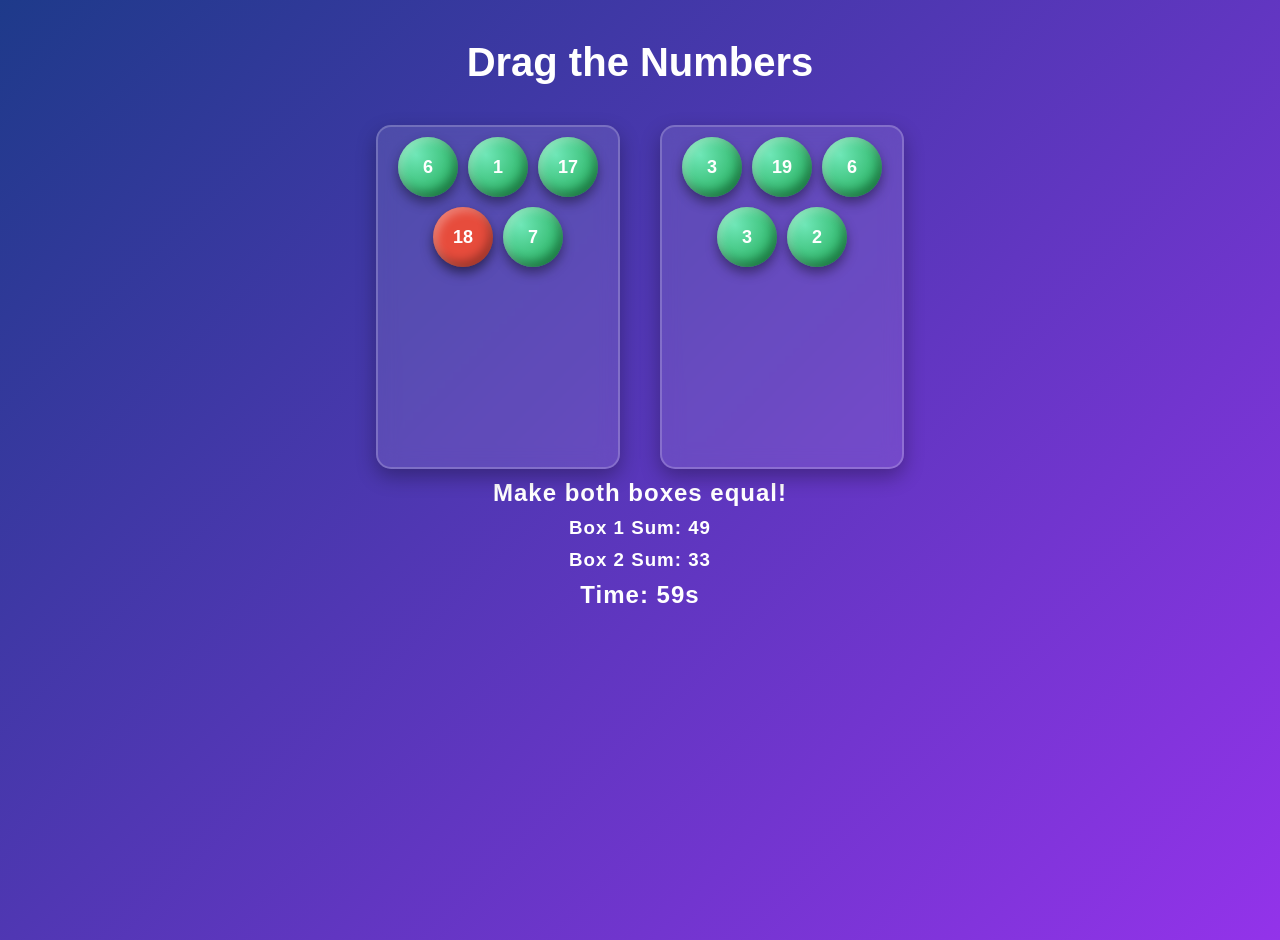
<file: draggame.html>
<!DOCTYPE html>
<html>
<head>

<meta charset="UTF-8">
<title>Drag Number Game</title>

<link rel="stylesheet" href="style.css">

<style>
.container{
display:flex;
justify-content:space-around;
margin-top:50px;
}

.box{
width:200px;
height:300px;
border:2px solid #333;
border-radius:10px;
padding:10px;
display:flex;
flex-wrap:wrap;
gap:10px;
justify-content:center;
align-content:flex-start;
}

.ball{
width:60px;
height:60px;
border-radius:50%;

display:flex;
align-items:center;
justify-content:center;

font-size:18px;
font-weight:bold;
color:white;

cursor:grab;

/* 🔥 3D gradient */
background: radial-gradient(circle at 30% 30%, #6ee7b7, #16a34a);

/* 🔥 depth shadow */
box-shadow: 
inset -4px -6px 10px rgba(0,0,0,0.3),
inset 4px 4px 10px rgba(255,255,255,0.3),
0 6px 12px rgba(0,0,0,0.4);

/* smooth animation */
transition: all 0.2s ease;
}

/* 👇 ADD HERE */
@keyframes burst {
0% { transform: scale(1); opacity: 1; }
50% { transform: scale(1.5); opacity: 0.7; }
100% { transform: scale(0); opacity: 0; }
}

.burst{
animation: burst 1.5s ease forwards;
}

.ball.red{
background: radial-gradient(circle at 30% 30%, #ff7b7b, #c0392b);

box-shadow: 
inset -4px -6px 10px rgba(0,0,0,0.3),
inset 4px 4px 10px rgba(255,255,255,0.3),
0 6px 12px rgba(0,0,0,0.5);
}

.ball:hover{
transform: scale(1.1);
}

.ball:active{
transform: scale(0.9);
cursor:grabbing;
}

.box{
width:220px;
height:320px;

border-radius:15px;
padding:10px;

display:flex;
flex-wrap:wrap;
gap:10px;
justify-content:center;
align-content:flex-start;

/* glass effect */
background: rgba(255,255,255,0.1);
backdrop-filter: blur(10px);

border:2px solid rgba(255,255,255,0.2);

box-shadow: 0 8px 20px rgba(0,0,0,0.3);
}

body{
font-family:'Poppins',sans-serif;
text-align:center;

/* gradient background */
background: linear-gradient(135deg, #1e3a8a, #9333ea);

color:white;
min-height:100vh;
}

.container{
display:flex;
justify-content:center;
gap:40px;
margin-top:40px;
}

h2, h3{
margin:10px;
letter-spacing:1px;
}


</style>

</head>

<body>

<h1 style="text-align:center;">Drag the Numbers</h1>

<div class="container">


<div id="box1" class="box"></div>

<div id="box2" class="box"></div>


</div>

<h2>Make both boxes equal!</h2>

<h3>Box 1 Sum: <span id="sum1">0</span></h3>
<h3>Box 2 Sum: <span id="sum2">0</span></h3>

<h2>Time: <span id="timer">60</span>s</h2>

<h2 id="result"></h2>

<script src="draggame.js"></script>

</body>
</html>
</file>
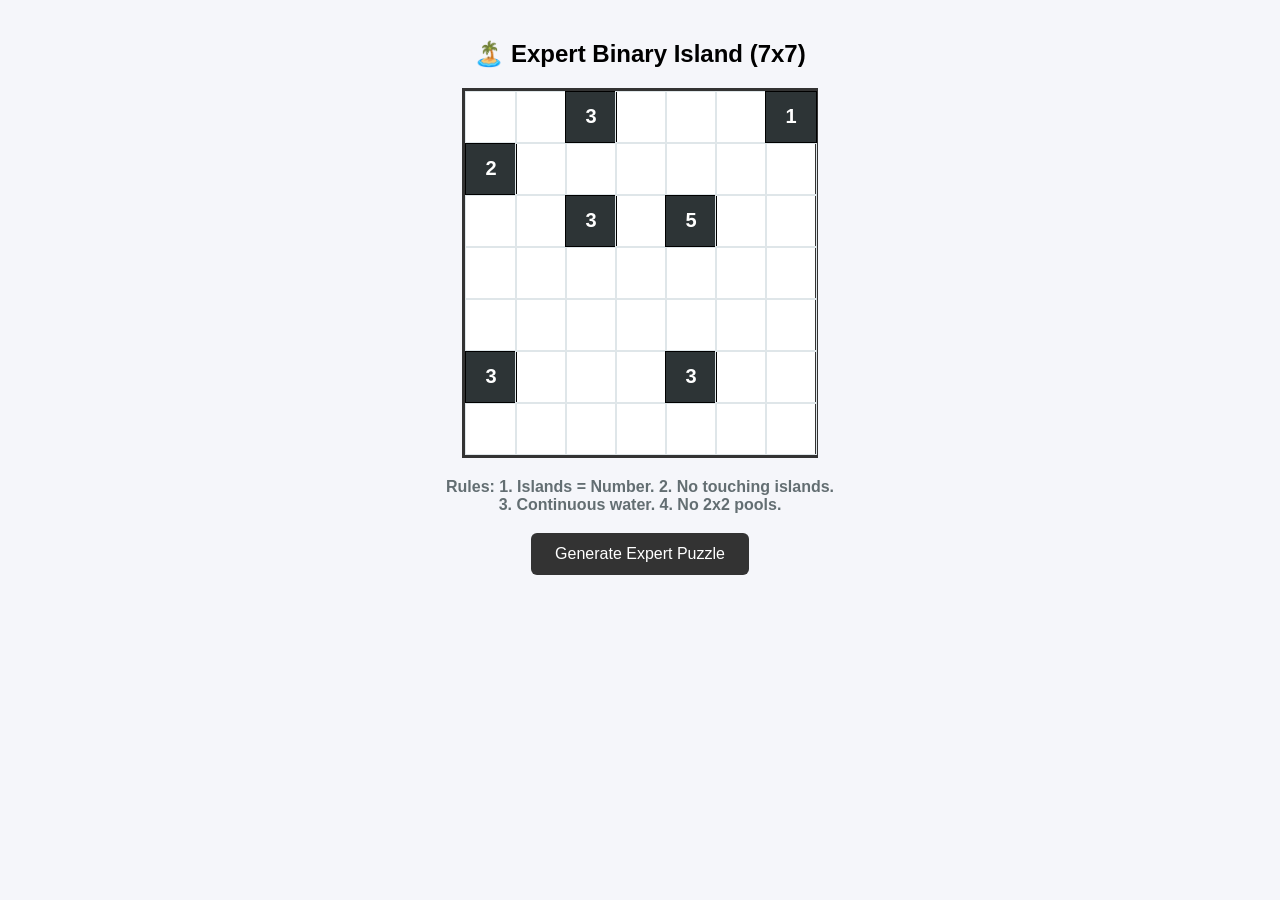
<file: island.html>
<!DOCTYPE html>
<html lang="en">
<head>
    <meta charset="UTF-8">
    <title>Expert Binary Island (7x7)</title>
    <style>
        :root { --cell: 50px; --island: #2d3436; --water: #0984e3; --border: #333; }
        body { font-family: sans-serif; text-align: center; background: #f5f6fa; margin: 0; padding: 20px; }
        #grid { 
            display: grid; grid-template-columns: repeat(7, var(--cell)); 
            margin: 20px auto; width: fit-content; border: 3px solid var(--border); background: white;
        }
        .cell {
            width: var(--cell); height: var(--cell); border: 1px solid #dfe6e9;
            display: flex; align-items: center; justify-content: center;
            font-size: 20px; font-weight: bold; cursor: pointer; user-select: none;
        }
        .cell.is-island { background: var(--island); color: white; border-color: #000; }
        .cell.is-water { position: relative; }
        .cell.is-water::after { 
            content: ""; width: 12px; height: 12px; background: var(--water); border-radius: 50%; 
        }
        #status { margin: 15px; font-weight: bold; min-height: 40px; max-width: 400px; margin-left: auto; margin-right: auto; }
        button { padding: 12px 24px; cursor: pointer; border-radius: 6px; border: none; background: #333; color: white; font-size: 16px; }
        button:hover { background: #000; }
    </style>
</head>
<body>
    <h2>🏝️ Expert Binary Island (7x7)</h2>
    <div id="grid"></div>
    <div id="status">Rules: 1. Islands = Number Size. 2. Islands cannot touch. 3. Water must connect. 4. No 2x2 water pools.</div>
    <button onclick="initGame()">Generate Expert Puzzle</button>
    <script src="island.js"></script>
</body>
</html>
</file>
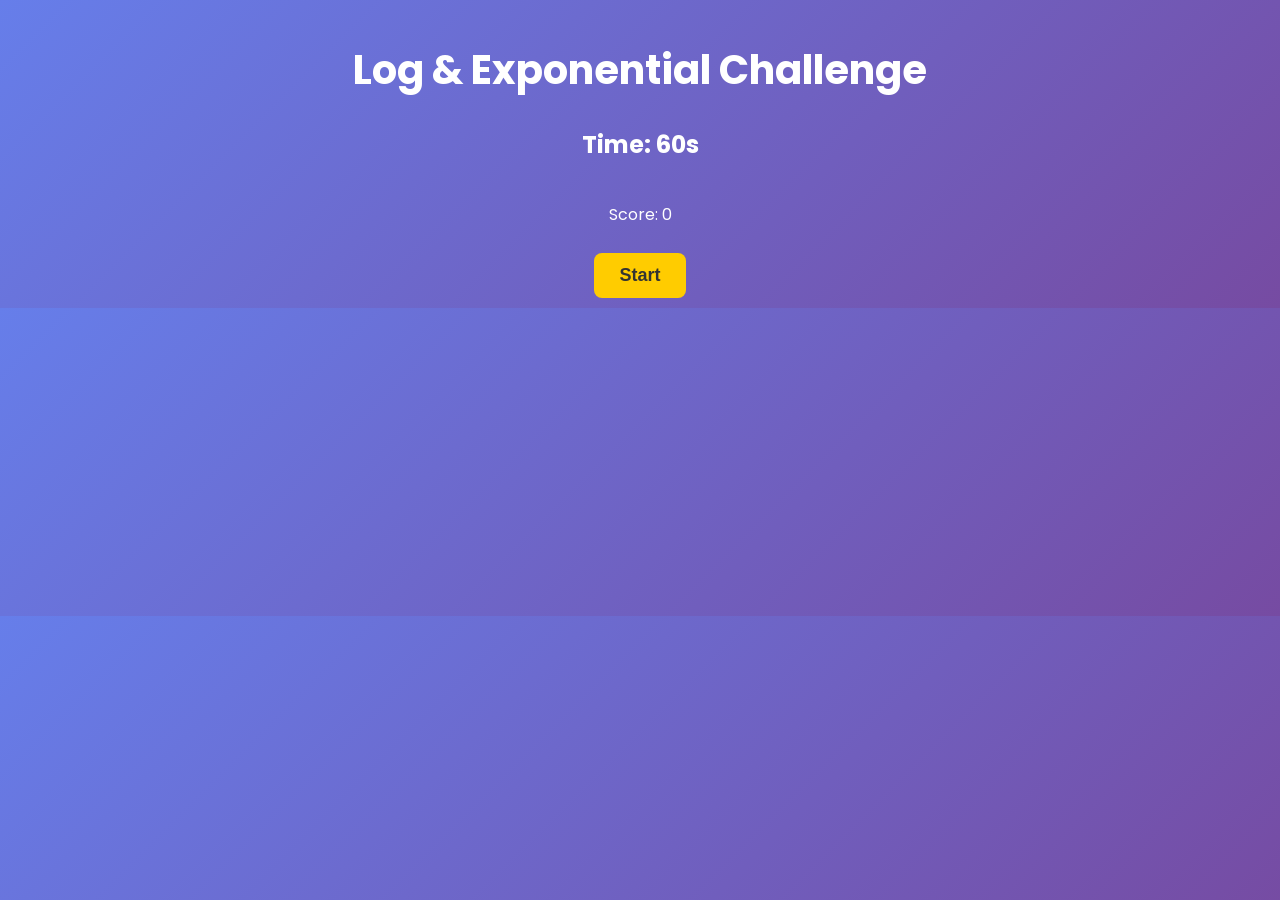
<file: logexp.html>
<!DOCTYPE html>
<html>
<head>

<title>Log & Exponential Game</title>

<link rel="stylesheet" href="style.css">

<link href="https://fonts.googleapis.com/css2?family=Poppins:wght@300;500;700&display=swap" rel="stylesheet">

</head>

<body>

<h1>Log & Exponential Challenge</h1>

<h2>Time: <span id="timer">60</span>s</h2>

<div id="question"></div>

<div id="options" style="display:none;">

<button onclick="selectAnswer(this)"></button>
<button onclick="selectAnswer(this)"></button>
<button onclick="selectAnswer(this)"></button>
<button onclick="selectAnswer(this)"></button>

</div>

<p>Score: <span id="score">0</span></p>

<button id="startBtn" onclick="startGame()">Start</button>

<script src="logexp.js"></script>

</body>
</html>
</file>
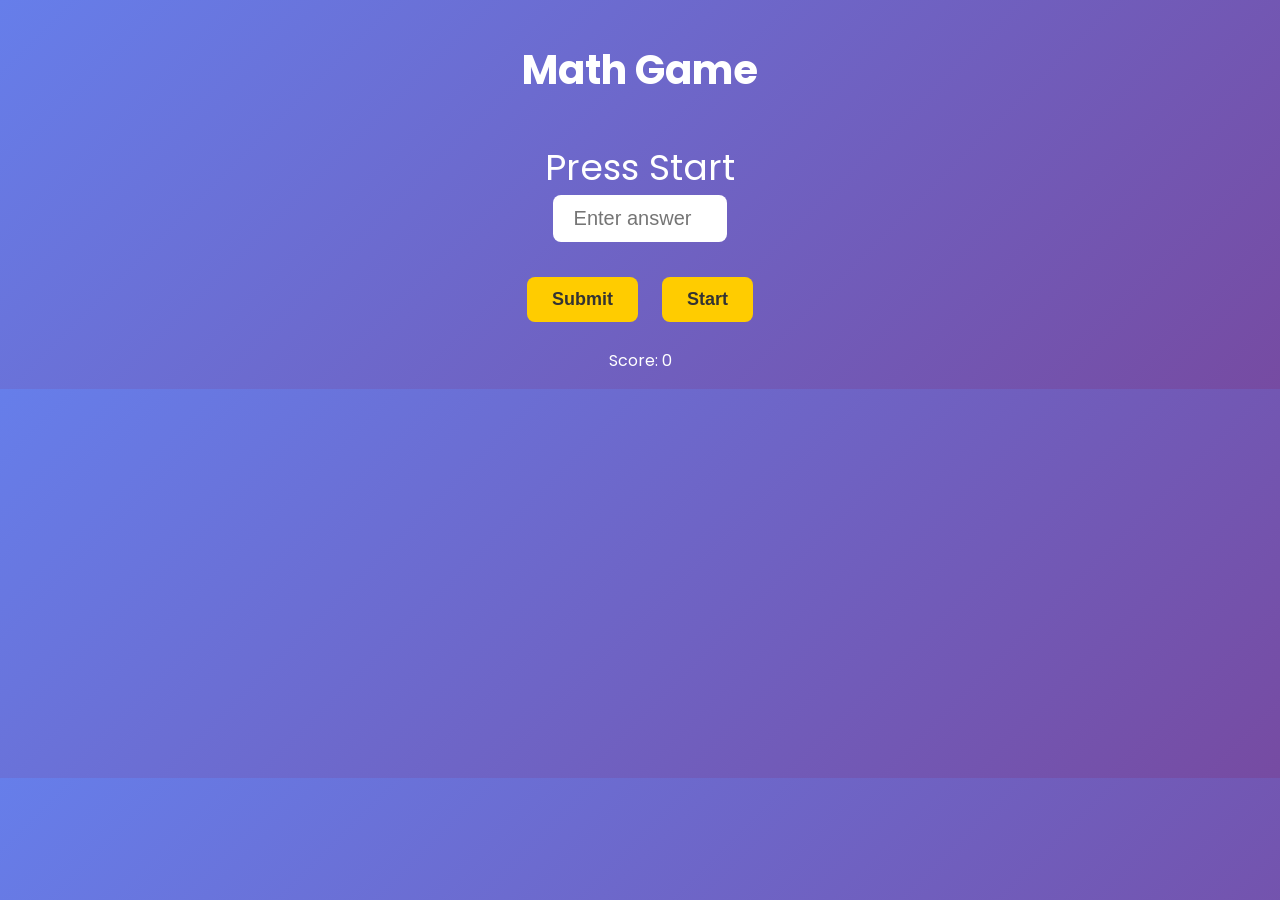
<file: math.html>
<!DOCTYPE html>
<html>
<head>
    <title>Math Game</title>
    <link rel="stylesheet" href="style.css">
    <link href="https://fonts.googleapis.com/css2?family=Poppins:wght@300;500;700&display=swap" rel="stylesheet">
</head>

<body>

<h1>Math Game</h1>

<div id="question">Press Start</div>

<input id="answer" type="number" placeholder="Enter answer">

<br><br>

<button onclick="checkAnswer()">Submit</button>

<button onclick="generateQuestion()">Start</button>

<p>Score: <span id="score">0</span></p>

<script src="script.js"></script>

</body>
</html>
</file>
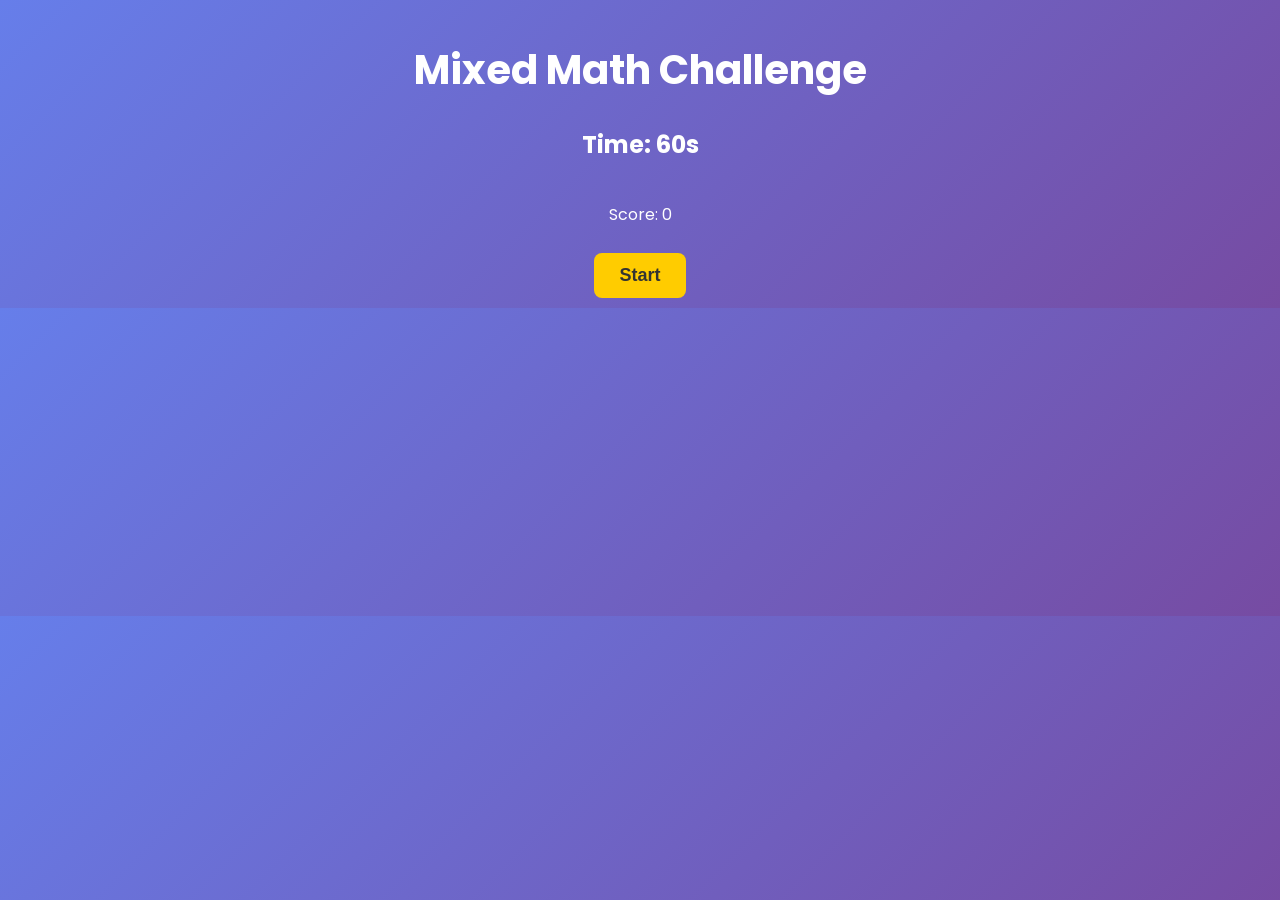
<file: mixedmath.html>
<!DOCTYPE html>
<html>
<head>

<title>Mixed Math Challenge</title>

<link rel="stylesheet" href="style.css">

<link href="https://fonts.googleapis.com/css2?family=Poppins:wght@300;500;700&display=swap" rel="stylesheet">

</head>

<body>

<h1>Mixed Math Challenge</h1>

<h2>Time: <span id="timer">60</span>s</h2>

<div id="question"></div>

<div id="options" style="display:none;">

<button onclick="selectAnswer(this)"></button>
<button onclick="selectAnswer(this)"></button>
<button onclick="selectAnswer(this)"></button>
<button onclick="selectAnswer(this)"></button>

</div>

<p>Score: <span id="score">0</span></p>

<button id="startBtn" onclick="startGame()">Start</button>

<script src="mixedmath.js"></script>

</body>
</html>
</file>
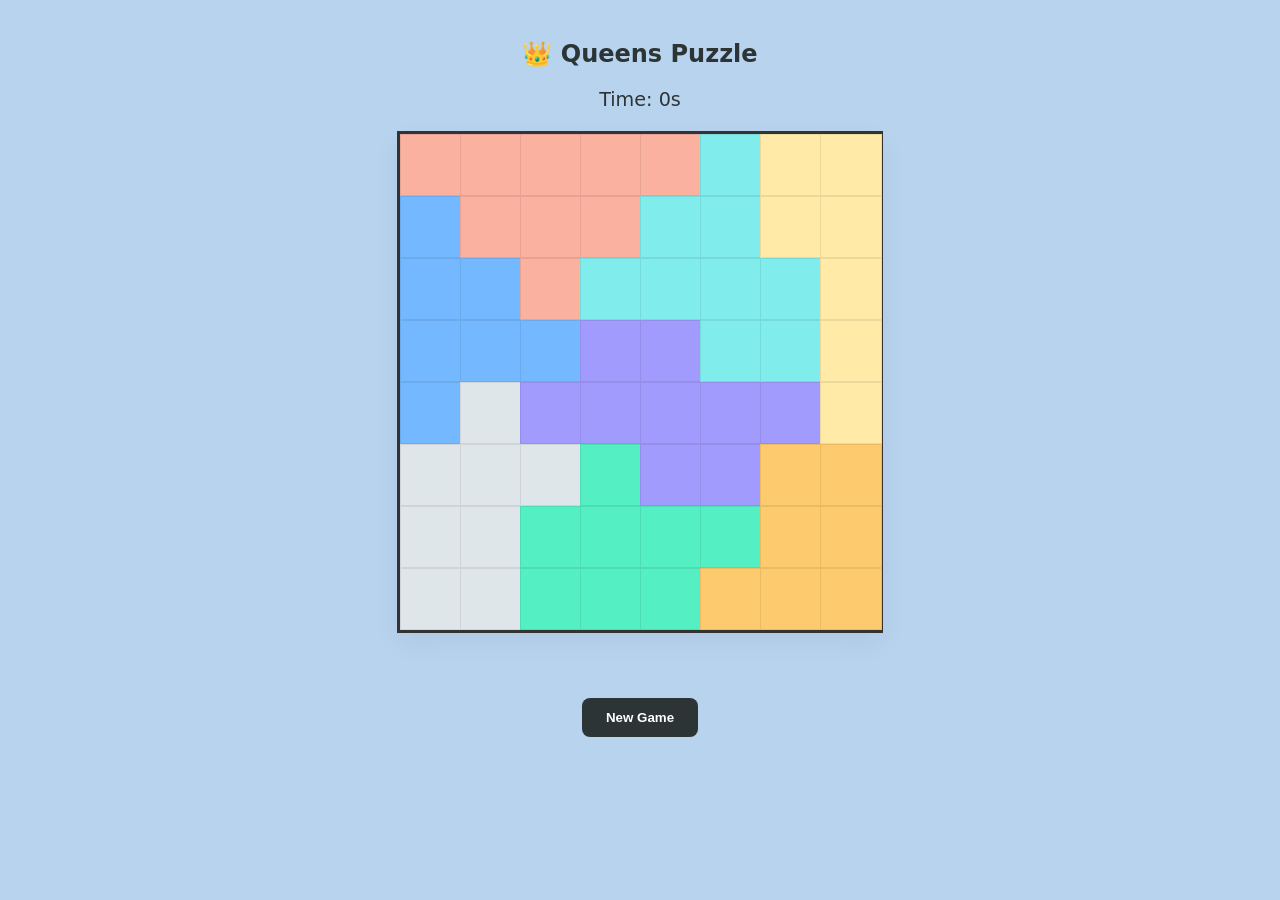
<file: queens.html>
<!DOCTYPE html>

<html lang="en">

<head>

<meta charset="UTF-8">

<title>Queens Game - Light Mode</title>

<style>

:root {

--bg-color: #b8d3ee;

--text-color: #2d3436;

--cell-size: 60px; /* Increased size */

}



body {

font-family: 'Segoe UI', system-ui, sans-serif;

text-align: center;

background-color: var(--bg-color);

color: var(--text-color);

margin: 0;

padding: 20px;

}



#grid {

display: grid;

margin: 20px auto;

width: fit-content;

border: 3px solid #333;

background: white;

box-shadow: 0 10px 25px rgba(0,0,0,0.05);

user-select: none;

}



.cell {

width: var(--cell-size);

height: var(--cell-size);

display: flex;

align-items: center;

justify-content: center;

font-size: 28px;

cursor: pointer;

border: 0.5px solid rgba(0,0,0,0.08);

transition: filter 0.1s;

}



.cell:hover {

filter: brightness(0.95);

}



#timer { font-size: 1.2rem; margin-bottom: 10px; }

#result { font-weight: 600; margin: 15px; height: 30px; color: #e17055; }



button {

padding: 12px 24px;

cursor: pointer;

border-radius: 8px;

border: none;

background: #2d3436;

color: white;

font-weight: bold;

transition: transform 0.1s;

}



button:active { transform: scale(0.98); }

</style>

</head>

<body>

<h2>👑 Queens Puzzle</h2>

<div id="timer">Time: 0s</div>

<div id="grid"></div>

<div id="result"></div>

<button onclick="startGame()">New Game</button>

<script src="queens.js"></script>

</body>

</html>
</file>
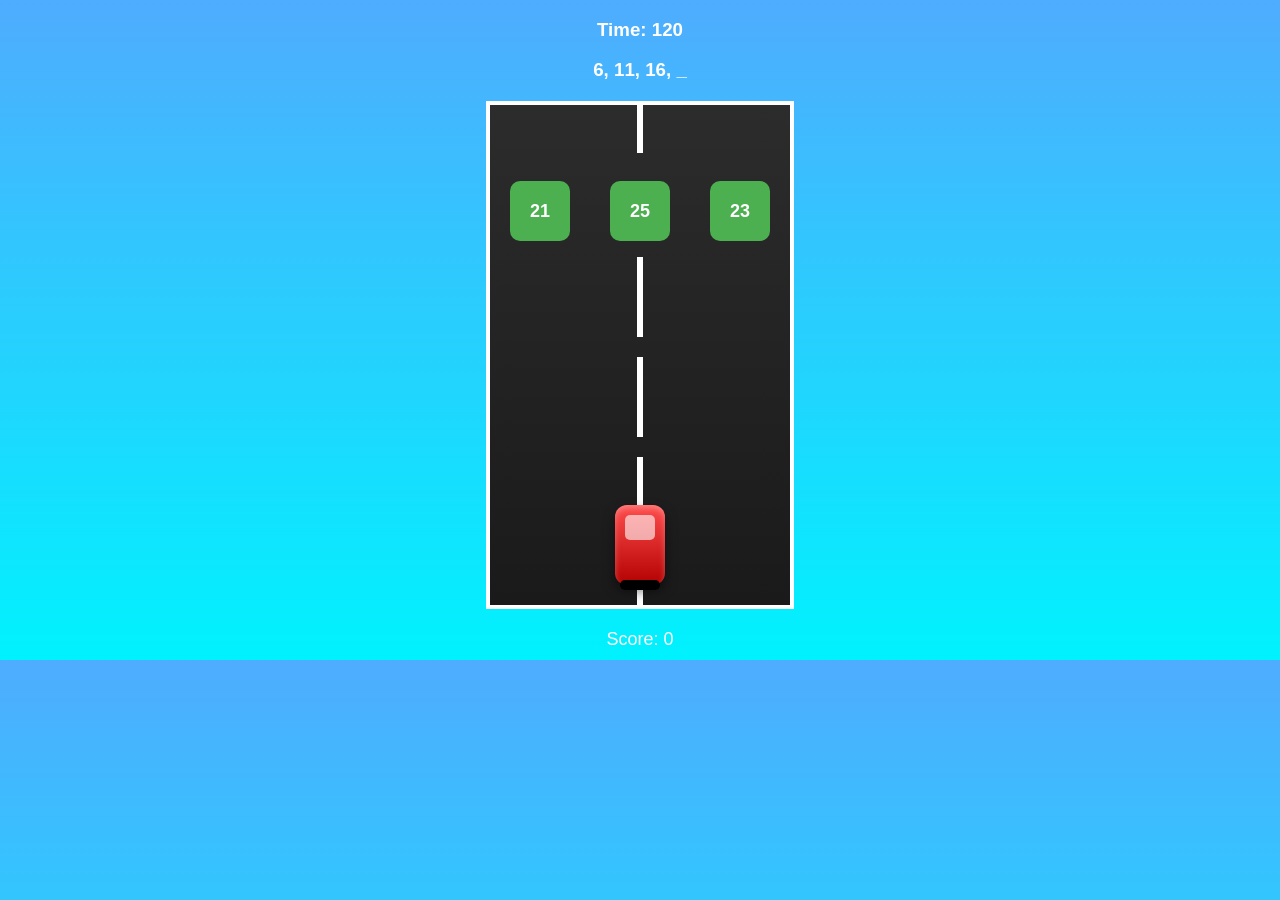
<file: racing.html>
<!DOCTYPE html>
<html>
<head>
<meta charset="UTF-8">
<title>Math Racing Game</title>

<style>

body{
margin:0;
background: linear-gradient(to bottom, #4facfe, #00f2fe);
font-family:sans-serif;
color:white;
text-align:center;
}

#topbar{
margin-top:10px;
}








#game{
position:relative;
width:300px;
height:500px;
margin:20px auto;
overflow:hidden;
border:4px solid white;

/* road color */
background: linear-gradient(to bottom, #2c2c2c, #1a1a1a);
}

/* road */
.line{
position:absolute;
width:6px;
height:80px;
background:white;
left:50%;
transform:translateX(-50%);
}

/* car */
#car{
position:absolute;
bottom:20px;
width:50px;
height:80px;
left:125px;
background: linear-gradient(180deg, #ff4d4d, #b30000);
border-radius:12px;
box-shadow: 
0 6px 12px rgba(0,0,0,0.5),
inset 0 3px 6px rgba(255,255,255,0.3);
}

#car::before{
content:"";
position:absolute;
top:10px;
left:10px;
width:30px;
height:25px;
background: rgba(255,255,255,0.6);
border-radius:5px;
}

#car::after{
content:"";
position:absolute;
bottom:-5px;
left:5px;
width:40px;
height:10px;
background:black;
border-radius:5px;
}

/* answers */
.answer{
position:absolute;
width:60px;
height:60px;
background:#4CAF50;
display:flex;
align-items:center;
justify-content:center;
border-radius:10px;
font-size:18px;
font-weight:bold;
}

/* bottom score panel */
#bottomPanel{
margin-top:10px;
font-size:18px;
}

#result{
font-size:22px;
margin-top:10px;
color:yellow;
}

</style>
</head>

<body>

<div id="topbar">
<h3 id="timer">Time: 120</h3>
<h3 id="question">Loading...</h3>
</div>

<div id="game">


<div class="line" style="top:0px"></div>
<div class="line" style="top:100px"></div>
<div class="line" style="top:200px"></div>
<div class="line" style="top:300px"></div>
<div class="line" style="top:400px"></div>

<div id="car"></div>

</div>

<div id="bottomPanel">
<div id="score">Score: 0</div>
<div id="result"></div>
</div>

<script src="racing.js"></script>

</body>
</html>
</file>
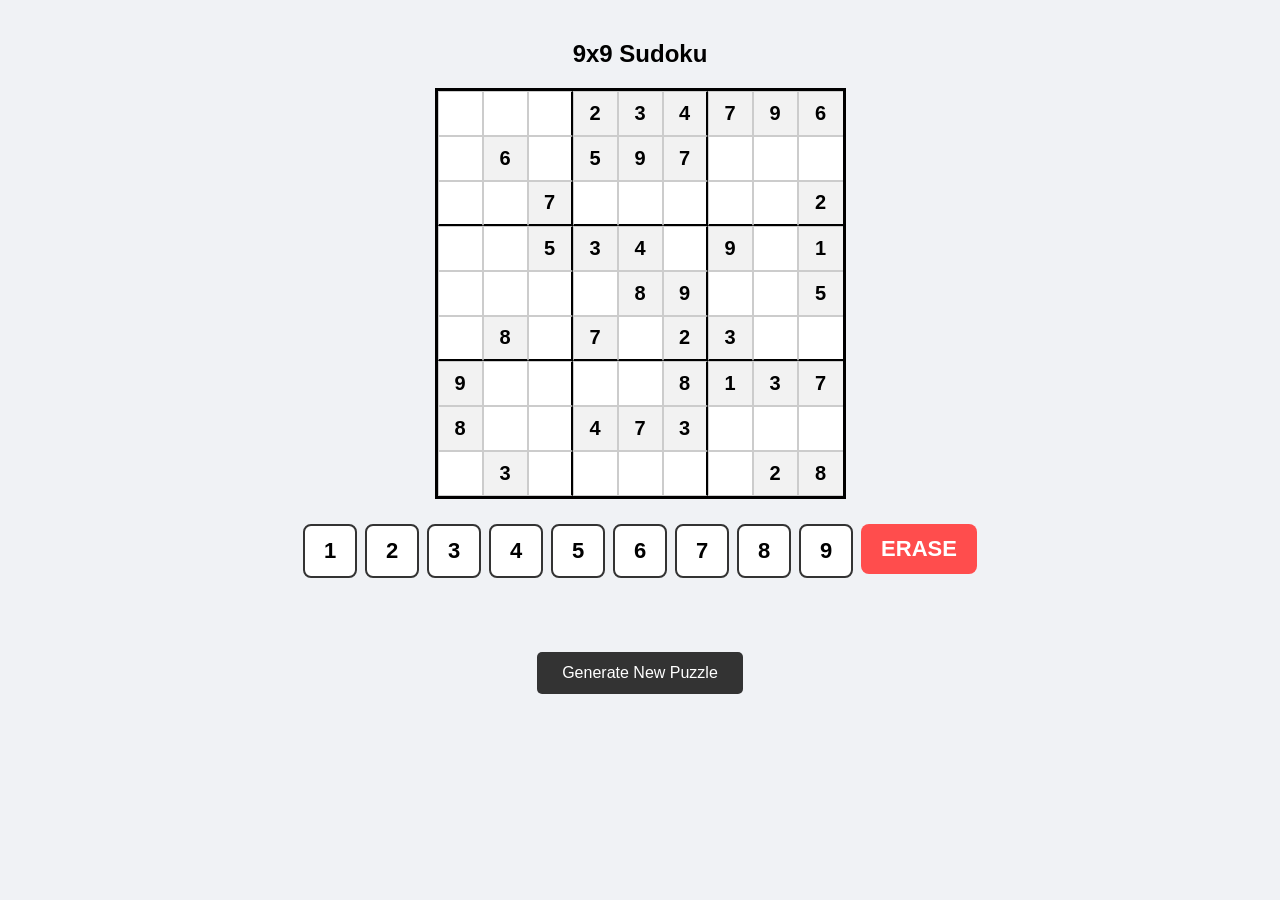
<file: sudoku.html>
<!DOCTYPE html>
<html lang="en">
<head>
    <meta charset="UTF-8">
    <title>9x9 Sudoku - Bold Borders</title>
    <style>
        :root { 
            --cell: 45px; 
            --accent: #0077b5; 
            --selected: #d1e9ff;
            --outer-border: 3px solid #000;
            --inner-border: 1px solid #999;
        }
        body { font-family: sans-serif; text-align: center; background: #f0f2f5; margin: 0; padding: 20px; }
        
        #grid { 
            display: grid; 
            grid-template-columns: repeat(9, var(--cell)); 
            margin: 20px auto; 
            width: fit-content; 
            border: var(--outer-border);
            background: #000; /* Acts as the thickest border line */
            gap: 0px;
        }
        .cell {
            width: var(--cell); height: var(--cell);
            background: white;
            display: flex; align-items: center; justify-content: center; 
            font-size: 20px; border: 0.5px solid #ccc;
            box-sizing: border-box; cursor: pointer;
        }

        /* Bold 3x3 Block Borders */
        .cell:nth-child(3n) { border-right: 2px solid #000; }
        .cell:nth-child(9n) { border-right: none; } /* Remove right border on far right */
        .cell:nth-child(n+19):nth-child(-n+27), 
        .cell:nth-child(n+46):nth-child(-n+54) { border-bottom: 2px solid #000; }

        .cell.selected { background-color: var(--selected); outline: 3px solid var(--accent); z-index: 5; }
        .cell.fixed { background: #f2f2f2; font-weight: bold; color: #000; }
        .cell.user-val { color: var(--accent); font-weight: 500; }

        #number-pad { display: flex; justify-content: center; gap: 8px; margin-top: 25px; flex-wrap: wrap; }
        .num-btn {
            width: 50px; height: 50px; border: 2px solid #333;
            display: flex; align-items: center; justify-content: center;
            font-size: 22px; font-weight: bold; background: white;
            cursor: pointer; border-radius: 8px; transition: 0.1s;
        }
        .num-btn:hover { background: #eee; }
        .num-btn:active { background: var(--accent); color: white; transform: scale(0.9); }
        .num-btn.clear { width: auto; padding: 0 20px; background: #ff4d4d; color: white; border: none; }

        #status { margin: 15px; font-weight: bold; color: #2ecc71; height: 24px; font-size: 1.2rem; }
        button.main-btn { padding: 12px 25px; margin-top: 20px; cursor: pointer; border-radius: 5px; border: none; background: #333; color: white; font-size: 1rem; }
    </style>
</head>
<body>
    <h2>9x9 Sudoku</h2>
    <div id="grid"></div>
    
    <div id="number-pad">
        <div class="num-btn" onclick="inputNumber(1)">1</div>
        <div class="num-btn" onclick="inputNumber(2)">2</div>
        <div class="num-btn" onclick="inputNumber(3)">3</div>
        <div class="num-btn" onclick="inputNumber(4)">4</div>
        <div class="num-btn" onclick="inputNumber(5)">5</div>
        <div class="num-btn" onclick="inputNumber(6)">6</div>
        <div class="num-btn" onclick="inputNumber(7)">7</div>
        <div class="num-btn" onclick="inputNumber(8)">8</div>
        <div class="num-btn" onclick="inputNumber(9)">9</div>
        <div class="num-btn clear" onclick="inputNumber(0)">ERASE</div>
    </div>

    <div id="status"></div>
    <button class="main-btn" onclick="initGame()">Generate New Puzzle</button>

    <script src="sudoku.js"></script>
</body>
</html>
</file>
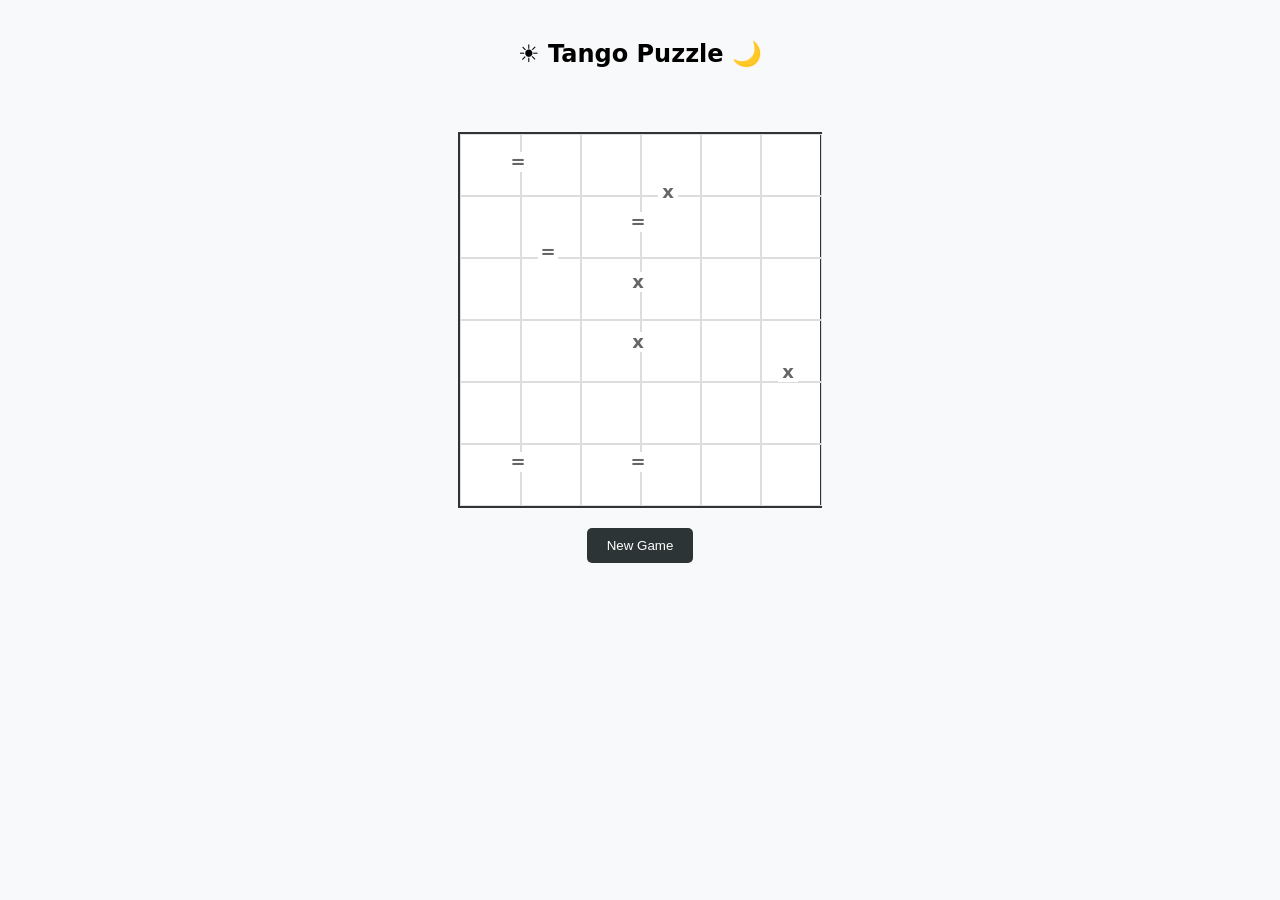
<file: tango.html>
<!DOCTYPE html>
<html lang="en">
<head>
    <meta charset="UTF-8">
    <title>Tango Logic Puzzle</title>
    <style>
        :root { --bg: #f8f9fa; --cell: 60px; --border: #333; }
        body { font-family: system-ui, sans-serif; text-align: center; background: var(--bg); margin: 0; padding: 20px; }
        #game-container { position: relative; margin: 20px auto; width: fit-content; }
        #grid { 
            display: grid; 
            grid-template-columns: repeat(6, var(--cell)); 
            border: 2px solid var(--border);
            background: white;
        }
        .cell {
            width: var(--cell); height: var(--cell);
            border: 0.5px solid #ddd;
            display: flex; align-items: center; justify-content: center;
            font-size: 30px; cursor: pointer; user-select: none;
        }
        /* Relation Markers */
        .rel-h, .rel-v {
            position: absolute; font-weight: bold; font-size: 18px;
            color: #666; pointer-events: none; background: white;
            display: flex; align-items: center; justify-content: center;
        }
        .rel-h { width: 20px; height: 20px; transform: translateX(-10px); }
        .rel-v { width: 20px; height: 20px; transform: translateY(-10px); }
        
        #status { margin: 15px; font-weight: bold; min-height: 24px; }
        button { padding: 10px 20px; border-radius: 5px; border: none; background: #2d3436; color: white; cursor: pointer; }
    </style>
</head>
<body>
    <h2>☀️ Tango Puzzle 🌙</h2>
    <div id="status"></div>
    <div id="game-container">
        <div id="grid"></div>
    </div>
    <button onclick="initGame()">New Game</button>
    <script src="tango.js"></script>
</body>
</html>
</file>
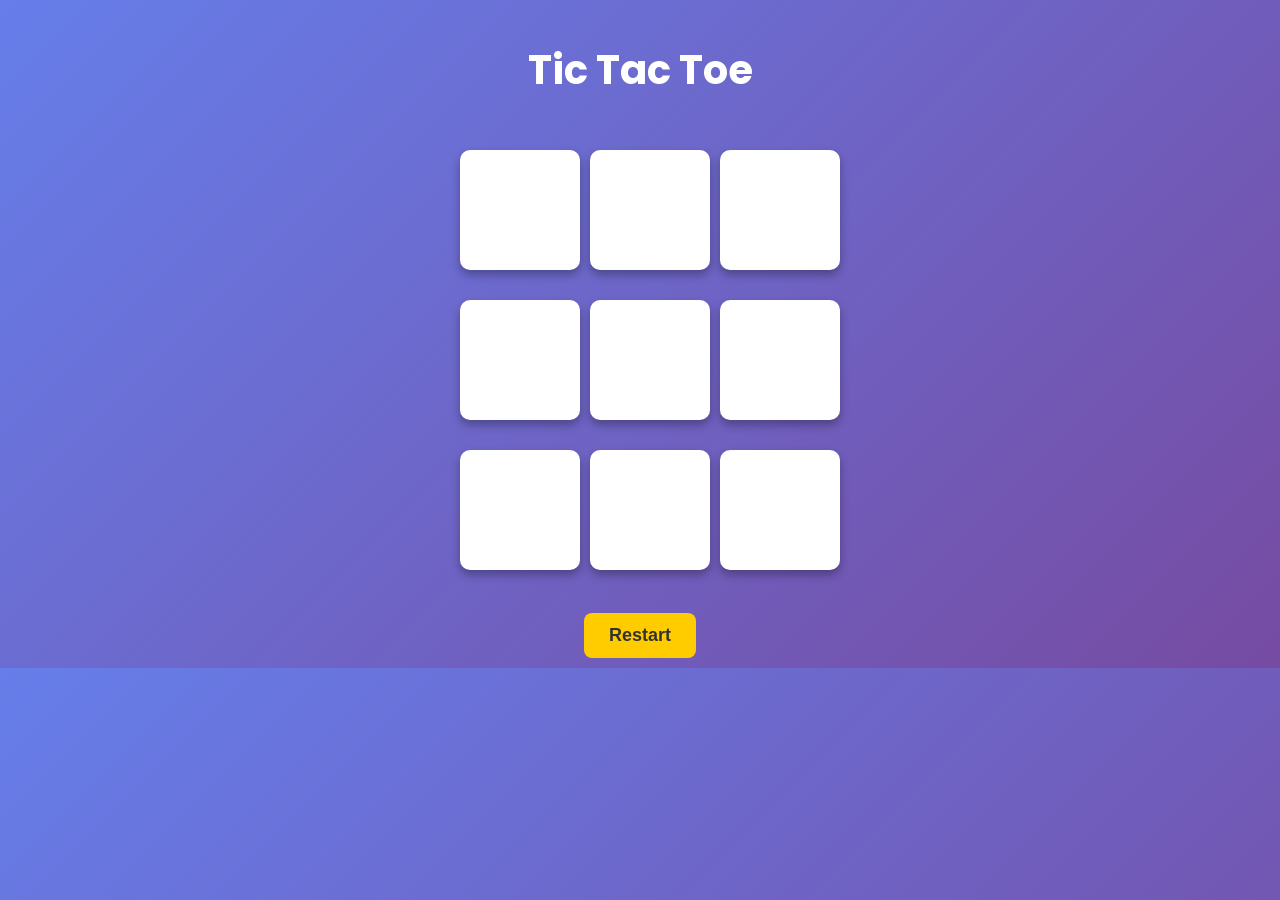
<file: tictactoe.html>
<!DOCTYPE html>
<html>
<head>
<title>Tic Tac Toe</title>
<link rel="stylesheet" href="style.css">
<link href="https://fonts.googleapis.com/css2?family=Poppins:wght@300;500;700&display=swap" rel="stylesheet">
</head>

<body>

<h1>Tic Tac Toe</h1>

<div id="board">

<button onclick="move(this,0)"></button>
<button onclick="move(this,1)"></button>
<button onclick="move(this,2)"></button>

<button onclick="move(this,3)"></button>
<button onclick="move(this,4)"></button>
<button onclick="move(this,5)"></button>

<button onclick="move(this,6)"></button>
<button onclick="move(this,7)"></button>
<button onclick="move(this,8)"></button>

</div>

<h2 id="result"></h2>

<button onclick="resetGame()">Restart</button>

<script src="tictactoe.js"></script>

</body>
</html>
</file>
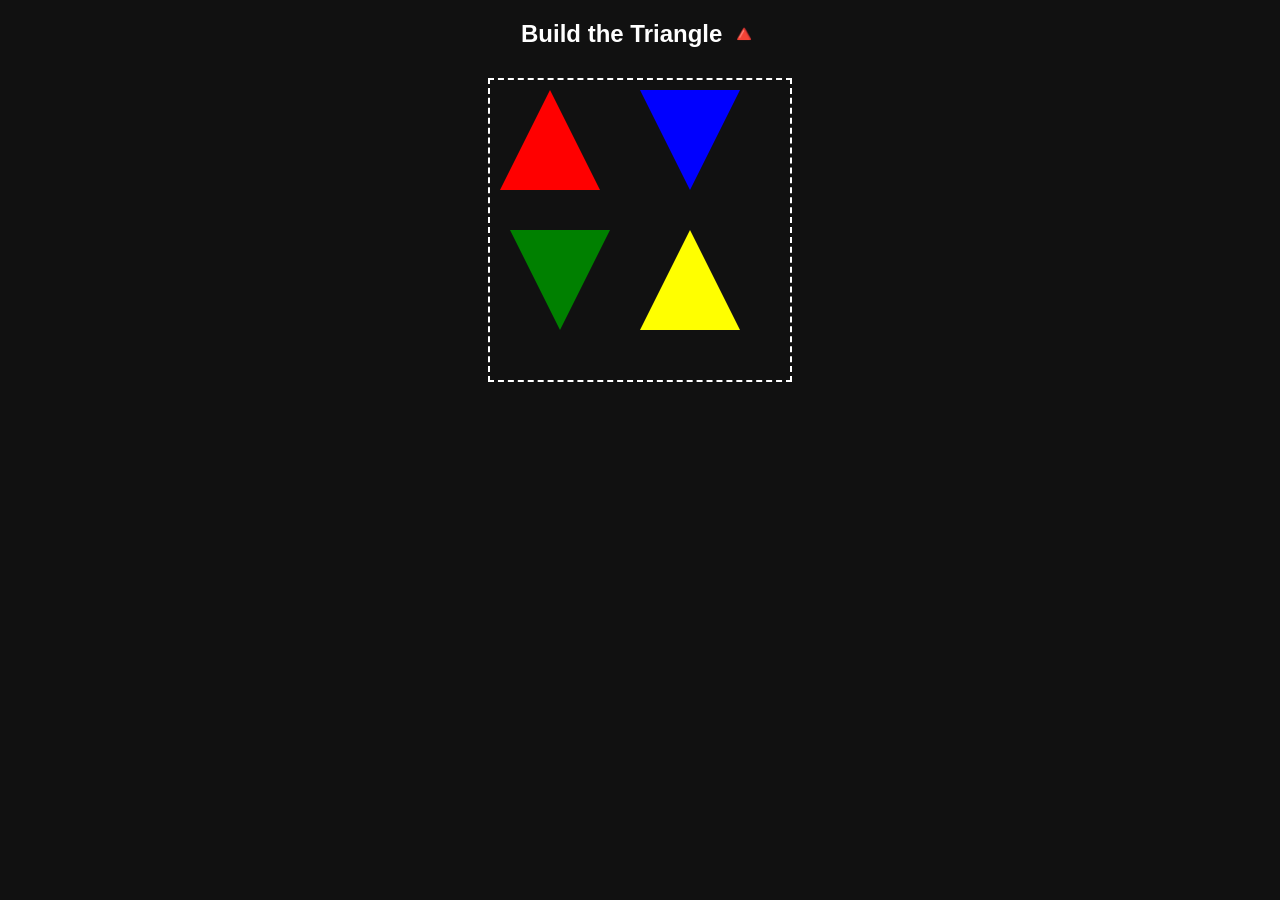
<file: triangle.html>
<!DOCTYPE html>
<html>
<head>
<meta charset="UTF-8">
<title>Triangle Puzzle</title>

<style>

body{
font-family:sans-serif;
text-align:center;
background:#111;
color:white;
}

/* board */
#board{
position:relative;
width:300px;
height:300px;
margin:30px auto;
border:2px dashed white;
}

/* pieces */
.piece{
width:0;
height:0;
position:absolute;
cursor:grab;
transition:0.2s;
}

.piece:active{
cursor:grabbing;
}

/* shapes */
#p1{
border-left:50px solid transparent;
border-right:50px solid transparent;
border-bottom:100px solid red;
top:10px;
left:10px;
}

#p2{
border-left:50px solid transparent;
border-right:50px solid transparent;
border-top:100px solid blue;
top:10px;
left:150px;
}

#p3{
border-left:50px solid transparent;
border-right:50px solid transparent;
border-top:100px solid green;
top:150px;
left:20px;
}

#p4{
border-left:50px solid transparent;
border-right:50px solid transparent;
border-bottom:100px solid yellow;
top:150px;
left:150px;
}

#result{
margin-top:20px;
font-size:20px;
color:yellow;
}

</style>
</head>

<body>

<h2>Build the Triangle 🔺</h2>

<div id="board">
<div id="p1" class="piece"></div>
<div id="p2" class="piece"></div>
<div id="p3" class="piece"></div>
<div id="p4" class="piece"></div>
</div>

<div id="result"></div>

<script src="triangle.js"></script>

</body>
</html>
</file>
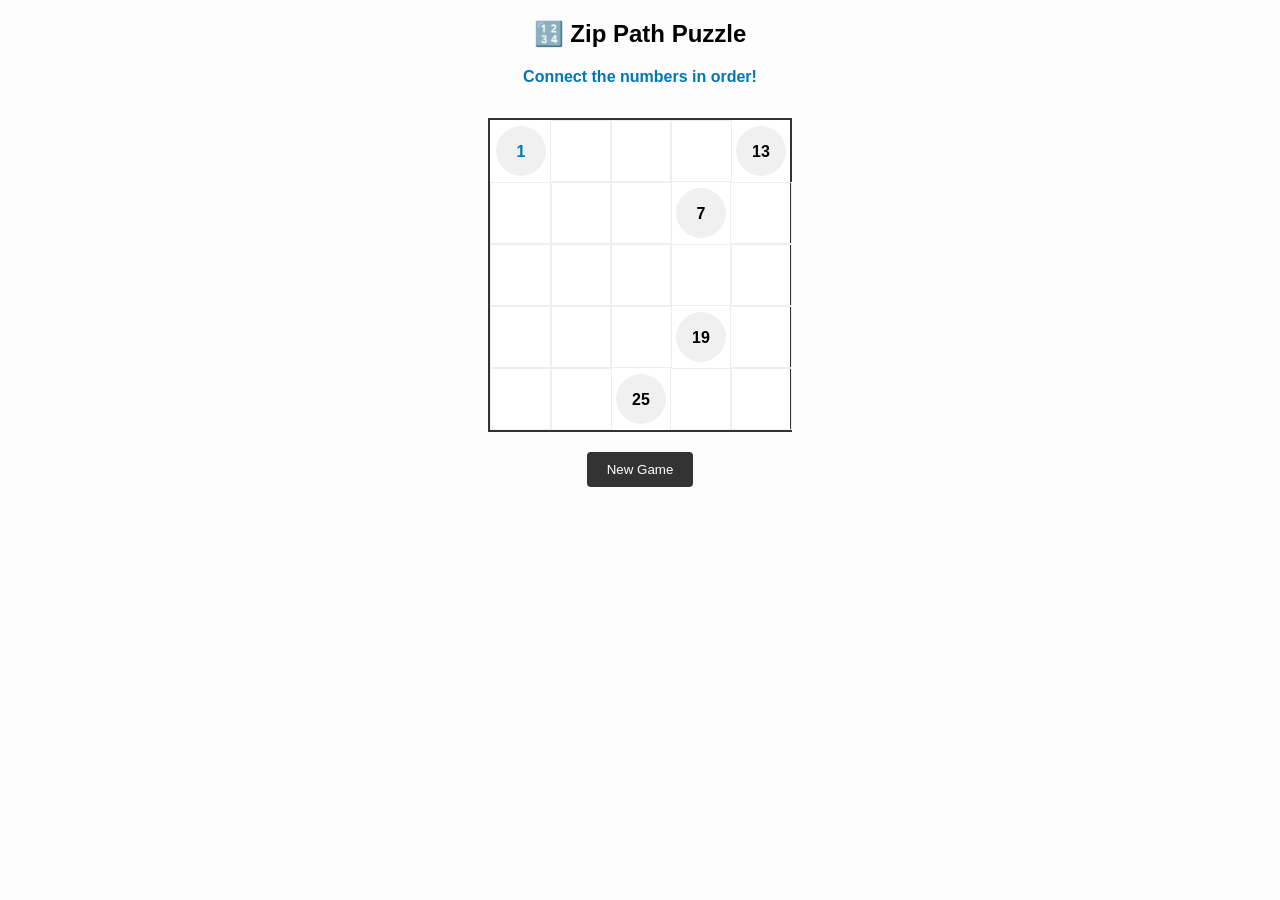
<file: zip.html>
<!DOCTYPE html>
<html lang="en">
<head>
    <meta charset="UTF-8">
    <title>Zip Logic Puzzle</title>
    <style>
        :root { --bg: #fdfdfd; --cell: 60px; --accent: #0077b5; }
        body { font-family: sans-serif; text-align: center; background: var(--bg); }
        #grid { 
            display: grid; grid-template-columns: repeat(5, var(--cell)); 
            margin: 20px auto; width: fit-content; border: 2px solid #333;
            background: white; position: relative;
        }
        .cell {
            width: var(--cell); height: var(--cell);
            border: 0.5px solid #eee; display: flex;
            align-items: center; justify-content: center;
            font-size: 20px; font-weight: bold; cursor: pointer;
            z-index: 2; transition: background 0.2s;
        }
        .cell.active { background-color: rgba(0, 119, 181, 0.1); }
        .cell.filled { color: var(--accent); }
        .cell.fixed { background: #f0f0f0; border-radius: 50%; transform: scale(0.8); }
        #status { height: 30px; margin: 10px; font-weight: bold; color: var(--accent); }
        button { padding: 10px 20px; cursor: pointer; background: #333; color: white; border: none; border-radius: 4px; }
    </style>
</head>
<body>
    <h2>🔢 Zip Path Puzzle</h2>
    <div id="status">Connect the numbers in order!</div>
    <div id="grid"></div>
    <button onclick="initGame()">New Game</button>
    <script src="zip.js"></script>
</body>
</html>
</file>
<file: style.css>
body{
font-family:'Poppins',sans-serif;
background:linear-gradient(135deg,#667eea,#764ba2);
color:white;
text-align:center;
margin:0;
padding:0;
}

h1{
margin-top:40px;
font-size:40px;
}

.menu{
display:flex;
justify-content:center;
gap:40px;
margin-top:80px;
}

.box{
display:flex;
align-items:center;
justify-content:center;
width:220px;
height:160px;
background:white;
color:#333;
font-size:22px;
font-weight:600;
text-decoration:none;
border-radius:15px;
box-shadow:0 10px 20px rgba(0,0,0,0.2);
transition:0.3s;
}

.box:hover{
transform:scale(1.1);
}

#question{
font-size:36px;
margin-top:40px;
}

input{
padding:12px;
font-size:20px;
border-radius:8px;
border:none;
width:150px;
text-align:center;
}

button{
padding:12px 25px;
font-size:18px;
border:none;
border-radius:8px;
margin:10px;
cursor:pointer;
background:#ffcc00;
color:#333;
font-weight:600;
}

button:hover{
background:#ffd633;
}

#board{
display:grid;
grid-template-columns:repeat(3,120px);
gap:10px;
justify-content:center;
margin-top:40px;
}

#board button{
width:120px;
height:120px;
font-size:40px;
background:white;
color:#333;
border-radius:10px;
box-shadow:0 5px 10px rgba(0,0,0,0.3);
}

#board button:hover{
background:#f1f1f1;
}

#result{
font-size:28px;
margin-top:20px;
font-weight:600;
}

#options{
display:grid;
grid-template-columns:repeat(2,120px);
gap:15px;
justify-content:center;
margin-top:30px;
}

#options button{
font-size:22px;
padding:15px;
background:white;
color:#333;
border-radius:10px;
}
.ball{
width:50px;
height:50px;
border-radius:50%;
background:#4CAF50;
color:white;
display:flex;
align-items:center;
justify-content:center;
font-size:18px;
cursor:grab;
}

.red{
background:#e74c3c !important;
}

.menu{
display:grid;
grid-template-columns: repeat(4, 1fr);
gap:20px;
max-width:500px;
margin:40px auto;
}
</file>
